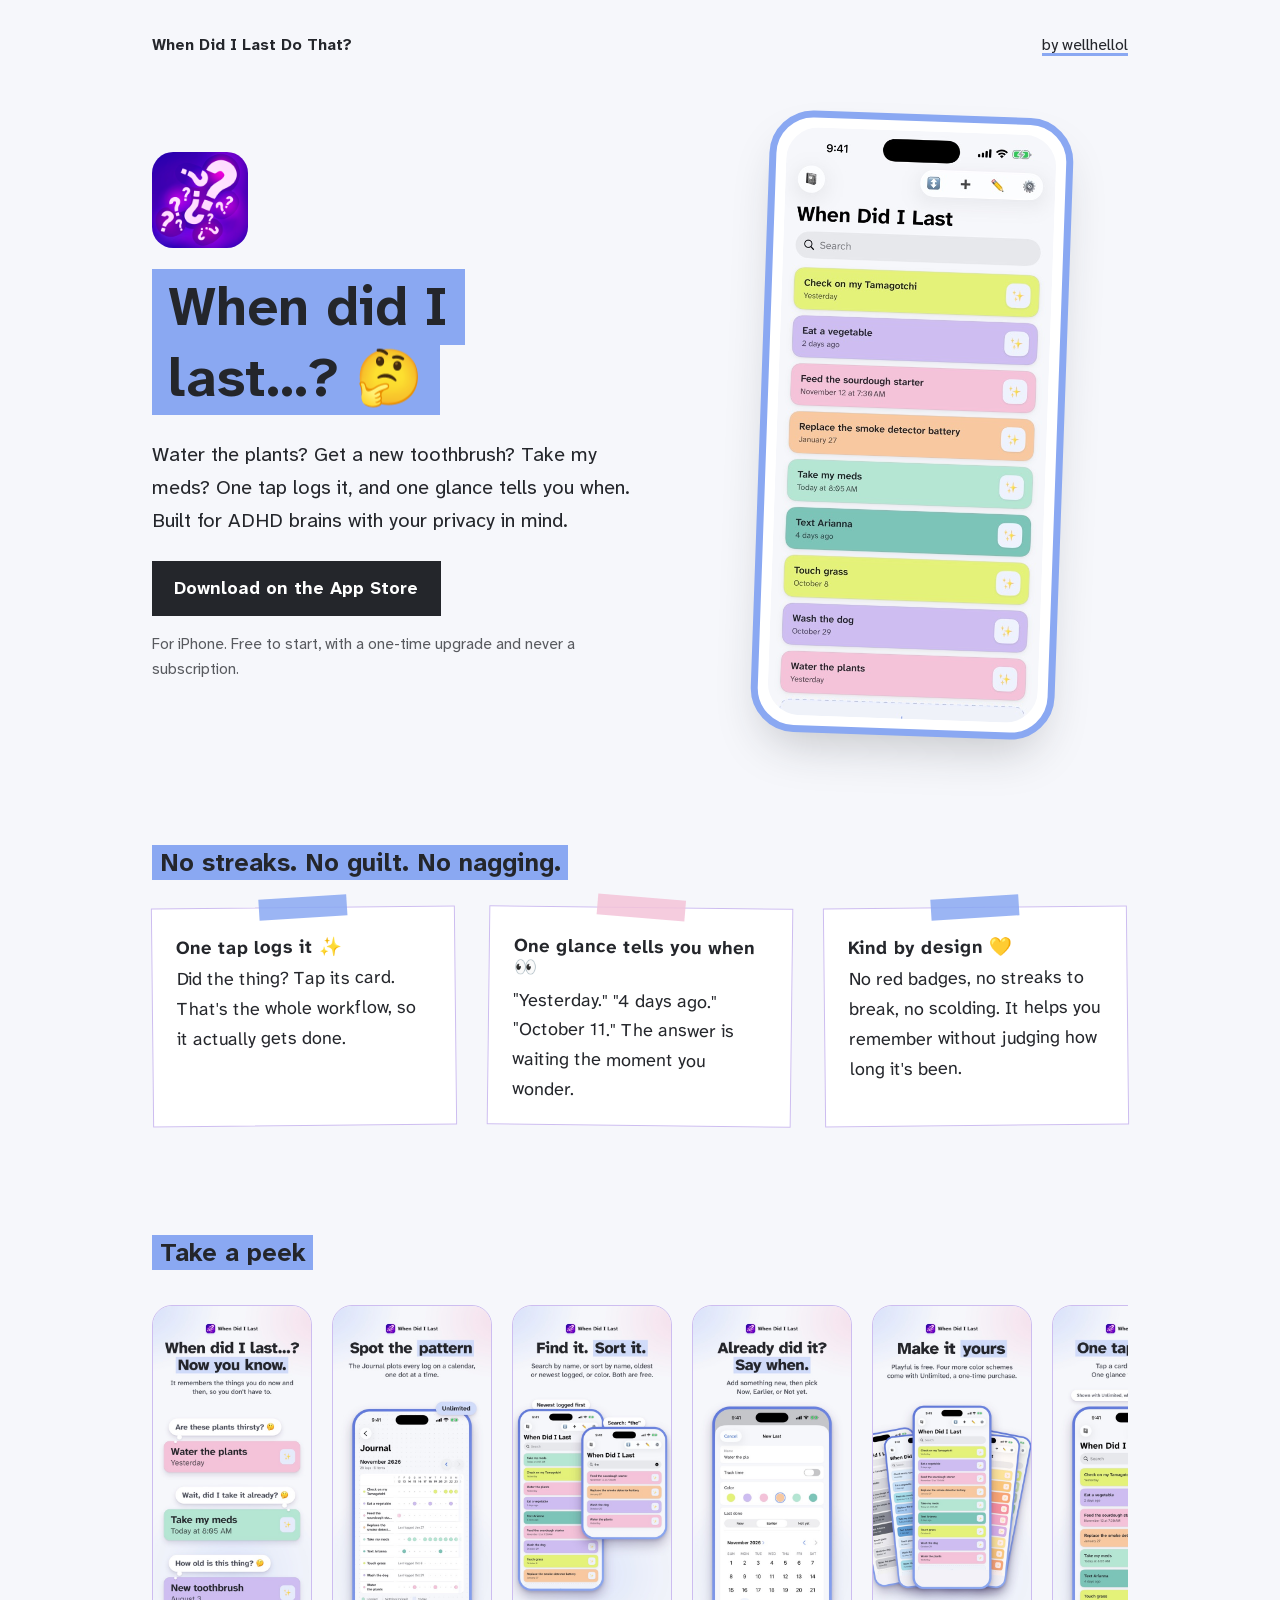
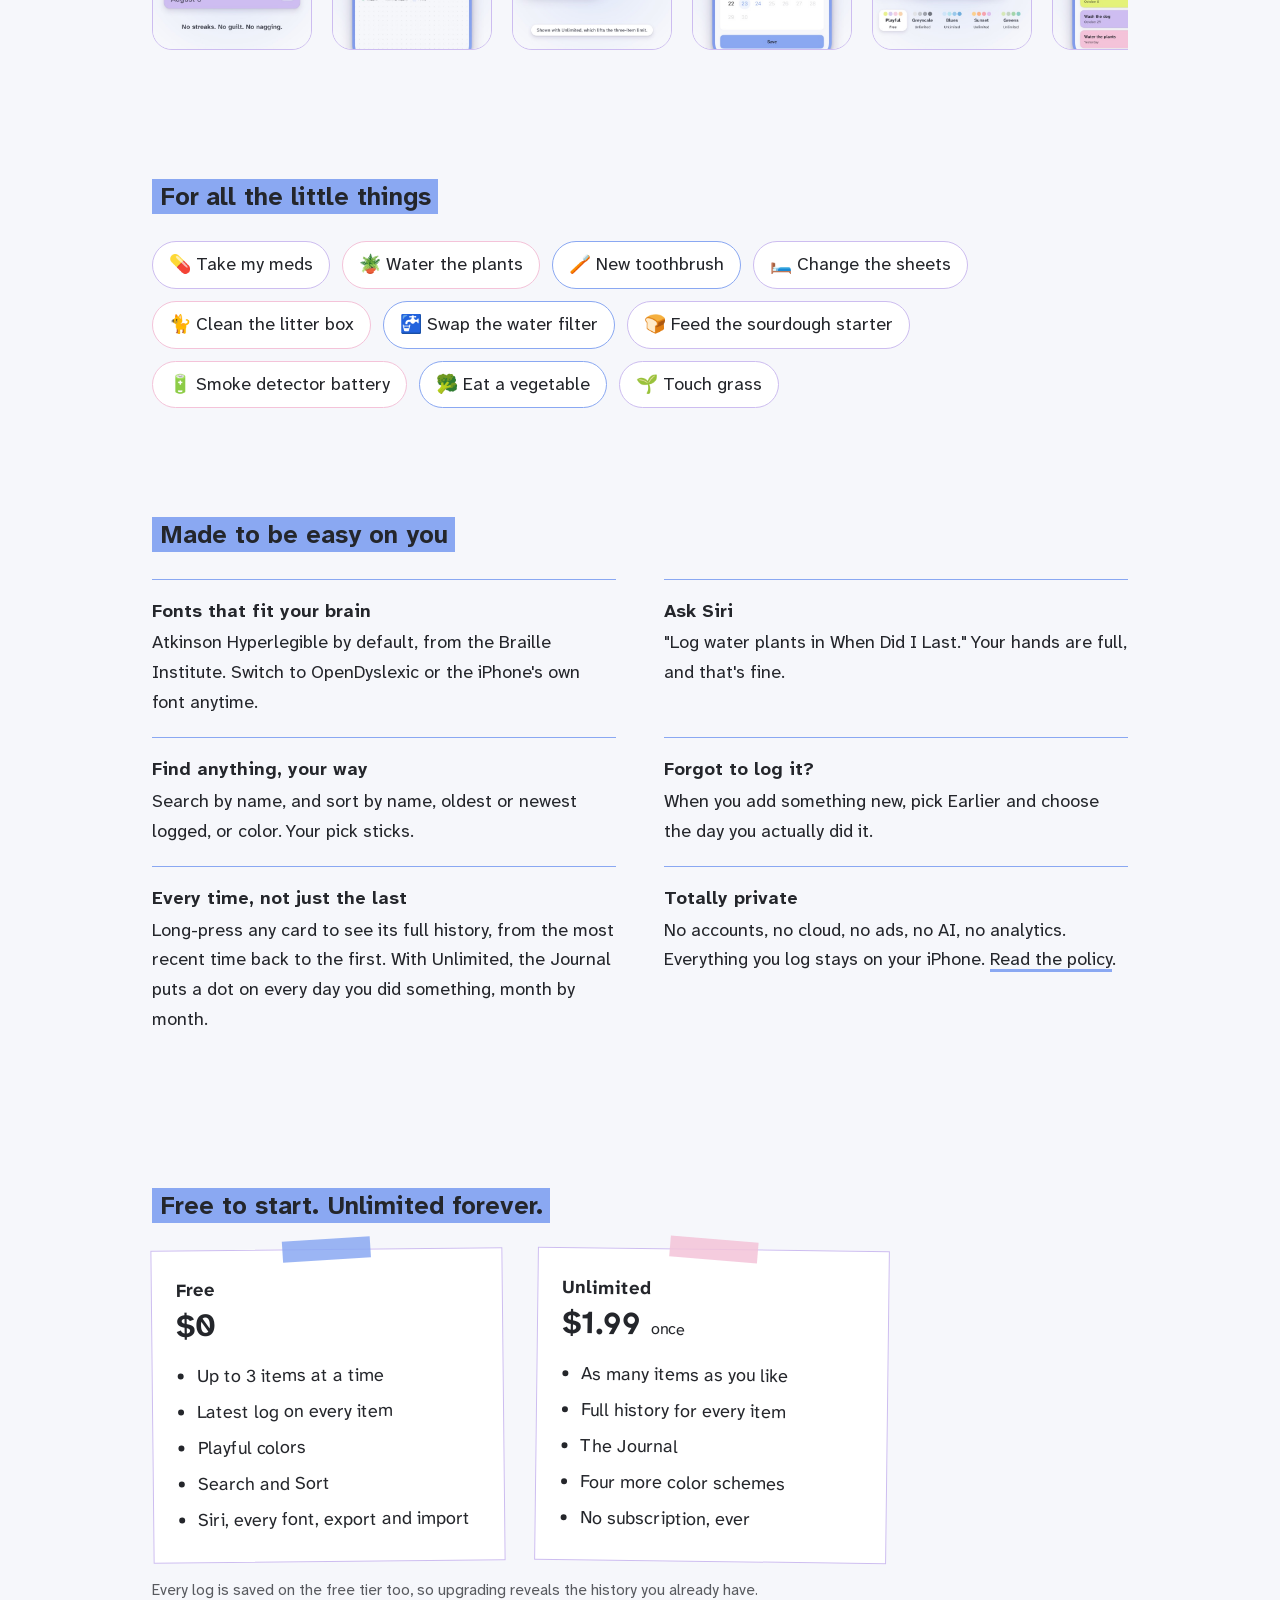
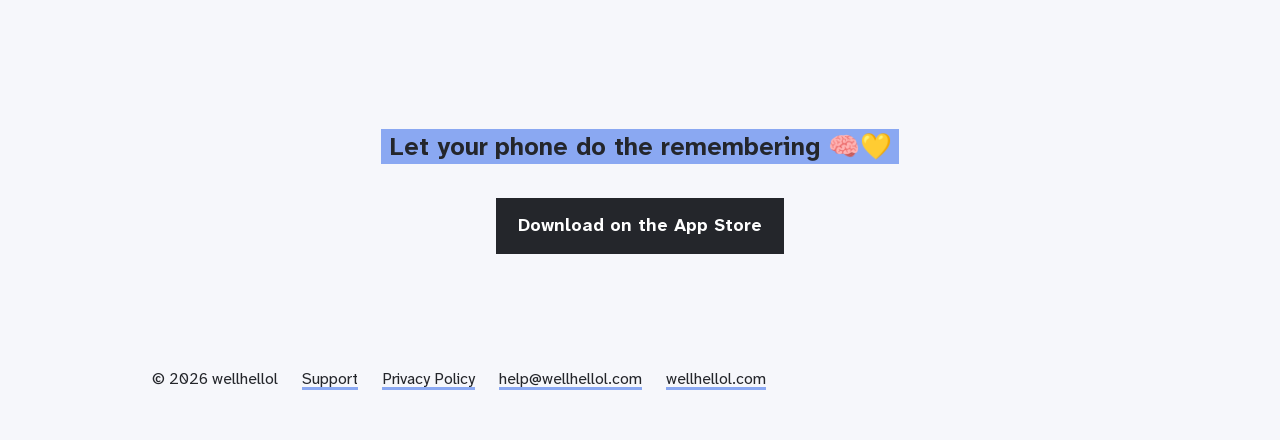
<file: index.html>
<!doctype html>
<html lang="en">
<head>
  <meta charset="utf-8">
  <meta name="viewport" content="width=device-width, initial-scale=1">
  <title>When Did I Last Do That?</title>
  <meta name="description" content="A tiny iPhone app that remembers when you last did something. One tap to log, one glance to check. No accounts, no cloud, no judgment.">
  <meta property="og:title" content="When Did I Last Do That?">
  <meta property="og:description" content="One tap logs it. One glance tells you when. Built for ADHD brains, private by design.">
  <meta property="og:image" content="/img/now-you-know.jpg">
  <link rel="icon" href="/icon.png">
  <link rel="apple-touch-icon" href="/icon.png">
  <link rel="stylesheet" href="/style.css">
</head>
<body>
  <header class="top">
    <a class="name" href="/">When Did I Last Do That?</a>
    <a href="https://wellhellol.com">by wellhellol</a>
  </header>

  <main>
    <section class="hero hero-split">
      <div>
        <img class="app-icon" src="/icon.png" alt="">
        <h1><span class="hl">When did I last...?&nbsp;🤔</span></h1>
        <p class="lede">Water the plants? Get a new toothbrush? Take my meds? One tap logs it, and one glance tells you when. Built for ADHD brains with your privacy in mind.</p>
        <div class="ctas">
          <a class="cta" href="https://apps.apple.com/us/app/when-did-i-last-do-that/id6785609756">Download on the App Store</a>
        </div>
        <p class="fine">For iPhone. Free to start, with a one-time upgrade and never a subscription.</p>
      </div>
      <figure class="phone">
        <img src="/img/dashboard.jpg" width="506" height="1100" alt="The app's main screen: colorful cards like Water the plants, Yesterday, and Take my meds, Today at 8:05 AM, with the Journal, Sort, and Search at the top.">
      </figure>
    </section>

    <section>
      <h2><span class="hl">No streaks. No guilt. No nagging.</span></h2>
      <div class="cards cards-row">
        <article class="card">
          <h3>One tap logs it ✨</h3>
          <p>Did the thing? Tap its card. That's the whole workflow, so it actually gets done.</p>
        </article>
        <article class="card">
          <h3>One glance tells you when 👀</h3>
          <p>"Yesterday." "4 days ago." "October 11." The answer is waiting the moment you wonder.</p>
        </article>
        <article class="card">
          <h3>Kind by design 💛</h3>
          <p>No red badges, no streaks to break, no scolding. It helps you remember without judging how long it's been.</p>
        </article>
      </div>
    </section>

    <section>
      <h2><span class="hl">Take a peek</span></h2>
      <ul class="gallery" aria-label="App screenshots">
        <li><img src="/img/now-you-know.jpg" width="506" height="1100" loading="lazy" alt="When did I last...? Now you know. Three everyday doubts, each answered by a card: Water the plants, Yesterday. Take my meds, Today at 8:05 AM. New toothbrush, August 3."></li>
        <li><img src="/img/journal.jpg" width="506" height="1100" loading="lazy" alt="Spot the pattern. The Journal plots every log on a calendar, one dot at a time. Part of Unlimited."></li>
        <li><img src="/img/search-sort.jpg" width="506" height="1100" loading="lazy" alt="Find it. Sort it. Search by name, or sort by name, oldest or newest logged, or color. Both are free."></li>
        <li><img src="/img/last-done.jpg" width="506" height="1100" loading="lazy" alt="Already did it? Say when. Add something new, then pick Now, Earlier, or Not yet."></li>
        <li><img src="/img/color-schemes.jpg" width="506" height="1100" loading="lazy" alt="Make it yours. Playful is free. Four more color schemes come with Unlimited, a one-time purchase."></li>
        <li><img src="/img/one-tap.jpg" width="506" height="1100" loading="lazy" alt="One tap logs it. Tap a card to log it now. One glance tells you when."></li>
        <li><img src="/img/fonts.jpg" width="506" height="1100" loading="lazy" alt="Read it your way. Pick Atkinson Hyperlegible, System or OpenDyslexic."></li>
        <li><img src="/img/privacy.jpg" width="506" height="1100" loading="lazy" alt="Totally private. No accounts, no cloud, no ads, no AI, no tracking."></li>
      </ul>
    </section>

    <section>
      <h2><span class="hl">For all the little things</span></h2>
      <ul class="chips">
        <li>💊 Take my meds</li>
        <li>🪴 Water the plants</li>
        <li>🪥 New toothbrush</li>
        <li>🛏️ Change the sheets</li>
        <li>🐈 Clean the litter box</li>
        <li>🚰 Swap the water filter</li>
        <li>🍞 Feed the sourdough starter</li>
        <li>🔋 Smoke detector battery</li>
        <li>🥦 Eat a vegetable</li>
        <li>🌱 Touch grass</li>
      </ul>
    </section>

    <section>
      <h2><span class="hl">Made to be easy on you</span></h2>
      <ul class="items">
        <li class="item">
          <h3>Fonts that fit your brain</h3>
          <p>Atkinson Hyperlegible by default, from the Braille Institute. Switch to OpenDyslexic or the iPhone's own font anytime.</p>
        </li>
        <li class="item">
          <h3>Ask Siri</h3>
          <p>"Log water plants in When Did I Last." Your hands are full, and that's fine.</p>
        </li>
        <li class="item">
          <h3>Find anything, your way</h3>
          <p>Search by name, and sort by name, oldest or newest logged, or color. Your pick sticks.</p>
        </li>
        <li class="item">
          <h3>Forgot to log it?</h3>
          <p>When you add something new, pick Earlier and choose the day you actually did it.</p>
        </li>
        <li class="item">
          <h3>Every time, not just the last</h3>
          <p>Long-press any card to see its full history, from the most recent time back to the first. With Unlimited, the Journal puts a dot on every day you did something, month by month.</p>
        </li>
        <li class="item">
          <h3>Totally private</h3>
          <p>No accounts, no cloud, no ads, no AI, no analytics. Everything you log stays on your iPhone. <a href="/privacy/">Read the policy</a>.</p>
        </li>
      </ul>
    </section>

    <section>
      <h2><span class="hl">Free to start. Unlimited forever.</span></h2>
      <div class="cards plans">
        <article class="card">
          <h3>Free</h3>
          <p class="price">$0</p>
          <ul>
            <li>Up to 3 items at a time</li>
            <li>Latest log on every item</li>
            <li>Playful colors</li>
            <li>Search and Sort</li>
            <li>Siri, every font, export and import</li>
          </ul>
        </article>
        <article class="card">
          <h3>Unlimited</h3>
          <p class="price">$1.99 <span>once</span></p>
          <ul>
            <li>As many items as you like</li>
            <li>Full history for every item</li>
            <li>The Journal</li>
            <li>Four more color schemes</li>
            <li>No subscription, ever</li>
          </ul>
        </article>
      </div>
      <p class="fine">Every log is saved on the free tier too, so upgrading reveals the history you already have.</p>
    </section>

    <section class="closer">
      <h2><span class="hl">Let your phone do the remembering 🧠💛</span></h2>
      <a class="cta" href="https://apps.apple.com/us/app/when-did-i-last-do-that/id6785609756">Download on the App Store</a>
    </section>
  </main>

  <footer class="bottom">
    <span>© 2026 wellhellol</span>
    <a href="/support/">Support</a>
    <a href="/privacy/">Privacy Policy</a>
    <a href="mailto:help@wellhellol.com">help@wellhellol.com</a>
    <a href="https://wellhellol.com">wellhellol.com</a>
  </footer>
</body>
</html>
</file>
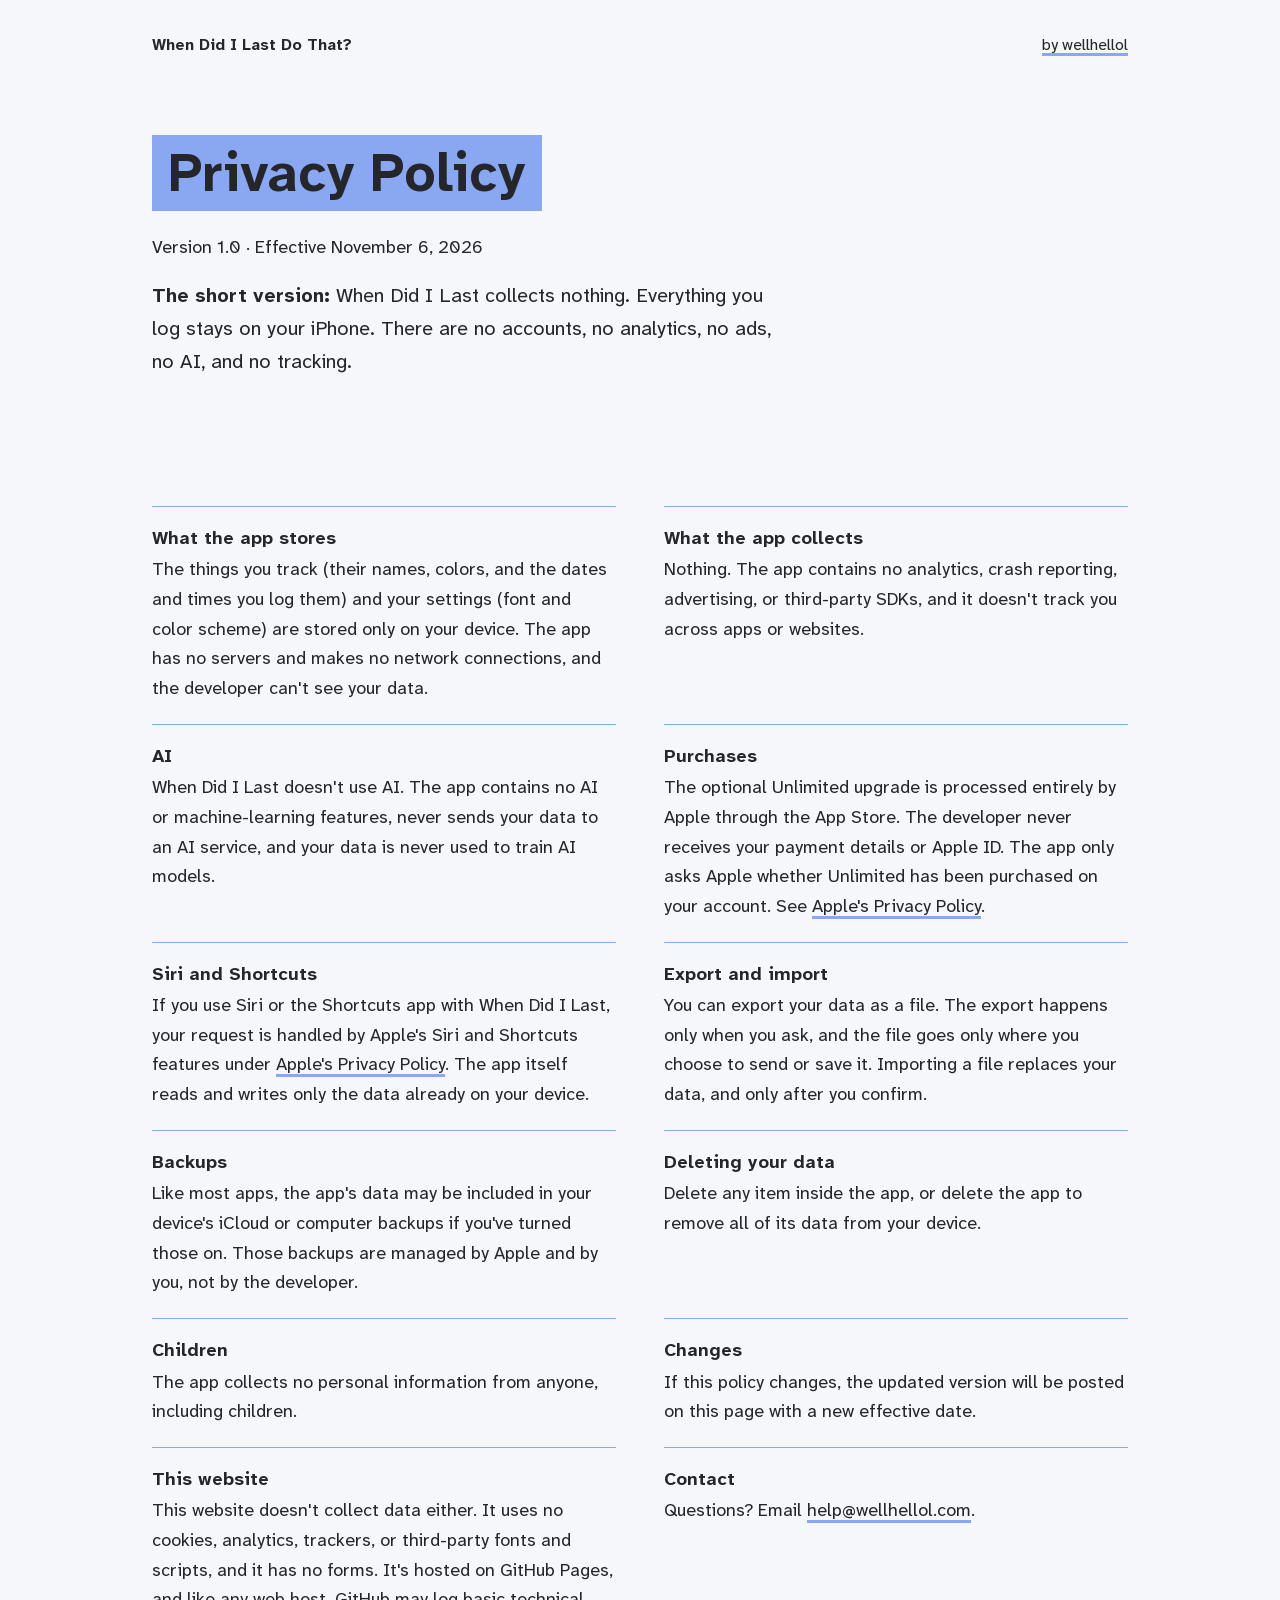
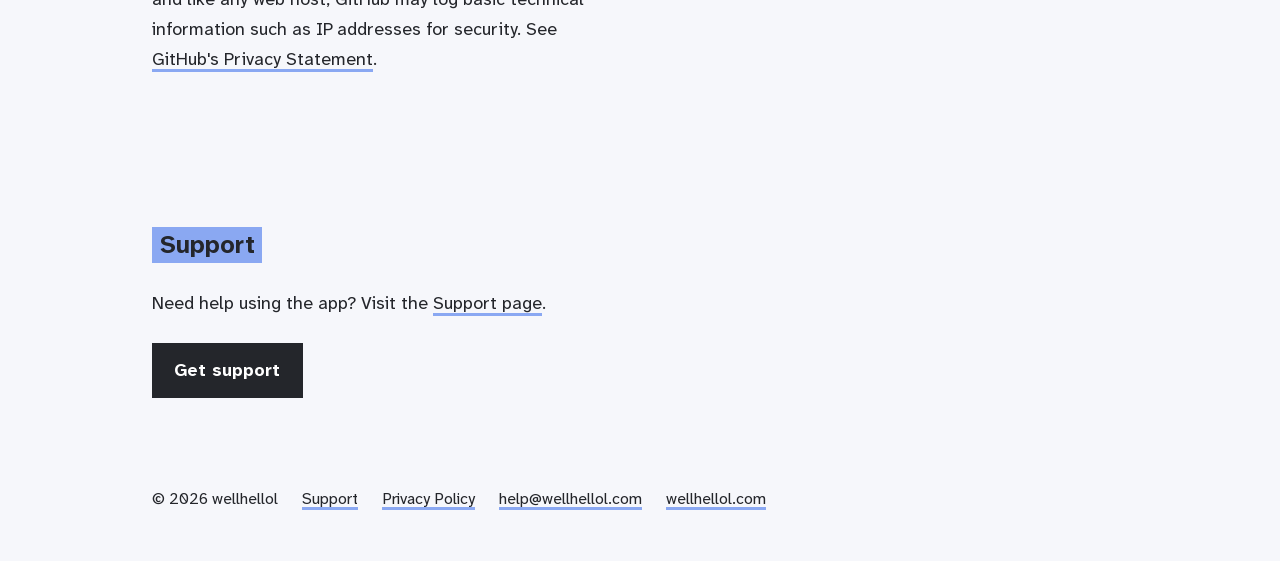
<file: privacy/index.html>
<!doctype html>
<html lang="en">
<head>
  <meta charset="utf-8">
  <meta name="viewport" content="width=device-width, initial-scale=1">
  <title>Privacy Policy · When Did I Last</title>
  <meta name="description" content="Privacy policy for When Did I Last Do That? The app collects no data.">
  <link rel="icon" href="/icon.png">
  <link rel="apple-touch-icon" href="/icon.png">
  <link rel="stylesheet" href="/style.css">
</head>
<body>
  <header class="top">
    <a class="name" href="/">When Did I Last Do That?</a>
    <a href="https://wellhellol.com">by wellhellol</a>
  </header>

  <main>
    <section class="intro">
      <h1><span class="hl">Privacy Policy</span></h1>
      <p>Version 1.0 · Effective November 6, 2026</p>
      <p class="lede"><strong>The short version:</strong> When Did I Last collects nothing. Everything you log stays on your iPhone. There are no accounts, no analytics, no ads, no AI, and no tracking.</p>
    </section>

    <section>
      <ul class="items">
        <li class="item">
          <h3>What the app stores</h3>
          <p>The things you track (their names, colors, and the dates and times you log them) and your settings (font and color scheme) are stored only on your device. The app has no servers and makes no network connections, and the developer can't see your data.</p>
        </li>
        <li class="item">
          <h3>What the app collects</h3>
          <p>Nothing. The app contains no analytics, crash reporting, advertising, or third-party SDKs, and it doesn't track you across apps or websites.</p>
        </li>
        <li class="item">
          <h3>AI</h3>
          <p>When Did I Last doesn't use AI. The app contains no AI or machine-learning features, never sends your data to an AI service, and your data is never used to train AI models.</p>
        </li>
        <li class="item">
          <h3>Purchases</h3>
          <p>The optional Unlimited upgrade is processed entirely by Apple through the App Store. The developer never receives your payment details or Apple ID. The app only asks Apple whether Unlimited has been purchased on your account. See <a href="https://www.apple.com/legal/privacy/">Apple's Privacy Policy</a>.</p>
        </li>
        <li class="item">
          <h3>Siri and Shortcuts</h3>
          <p>If you use Siri or the Shortcuts app with When Did I Last, your request is handled by Apple's Siri and Shortcuts features under <a href="https://www.apple.com/legal/privacy/">Apple's Privacy Policy</a>. The app itself reads and writes only the data already on your device.</p>
        </li>
        <li class="item">
          <h3>Export and import</h3>
          <p>You can export your data as a file. The export happens only when you ask, and the file goes only where you choose to send or save it. Importing a file replaces your data, and only after you confirm.</p>
        </li>
        <li class="item">
          <h3>Backups</h3>
          <p>Like most apps, the app's data may be included in your device's iCloud or computer backups if you've turned those on. Those backups are managed by Apple and by you, not by the developer.</p>
        </li>
        <li class="item">
          <h3>Deleting your data</h3>
          <p>Delete any item inside the app, or delete the app to remove all of its data from your device.</p>
        </li>
        <li class="item">
          <h3>Children</h3>
          <p>The app collects no personal information from anyone, including children.</p>
        </li>
        <li class="item">
          <h3>Changes</h3>
          <p>If this policy changes, the updated version will be posted on this page with a new effective date.</p>
        </li>
        <li class="item">
          <h3>This website</h3>
          <p>This website doesn't collect data either. It uses no cookies, analytics, trackers, or third-party fonts and scripts, and it has no forms. It's hosted on GitHub Pages, and like any web host, GitHub may log basic technical information such as IP addresses for security. See <a href="https://docs.github.com/en/site-policy/privacy-policies/github-general-privacy-statement">GitHub's Privacy Statement</a>.</p>
        </li>
        <li class="item">
          <h3>Contact</h3>
          <p>Questions? Email <a href="mailto:help@wellhellol.com">help@wellhellol.com</a>.</p>
        </li>
      </ul>
    </section>

    <section>
      <h2><span class="hl">Support</span></h2>
      <p class="prose">Need help using the app? Visit the <a href="/support/">Support page</a>.</p>
      <a class="cta" href="/support/">Get support</a>
    </section>
  </main>

  <footer class="bottom">
    <span>© 2026 wellhellol</span>
    <a href="/support/">Support</a>
    <a href="/privacy/">Privacy Policy</a>
    <a href="mailto:help@wellhellol.com">help@wellhellol.com</a>
    <a href="https://wellhellol.com">wellhellol.com</a>
  </footer>
</body>
</html>
</file>
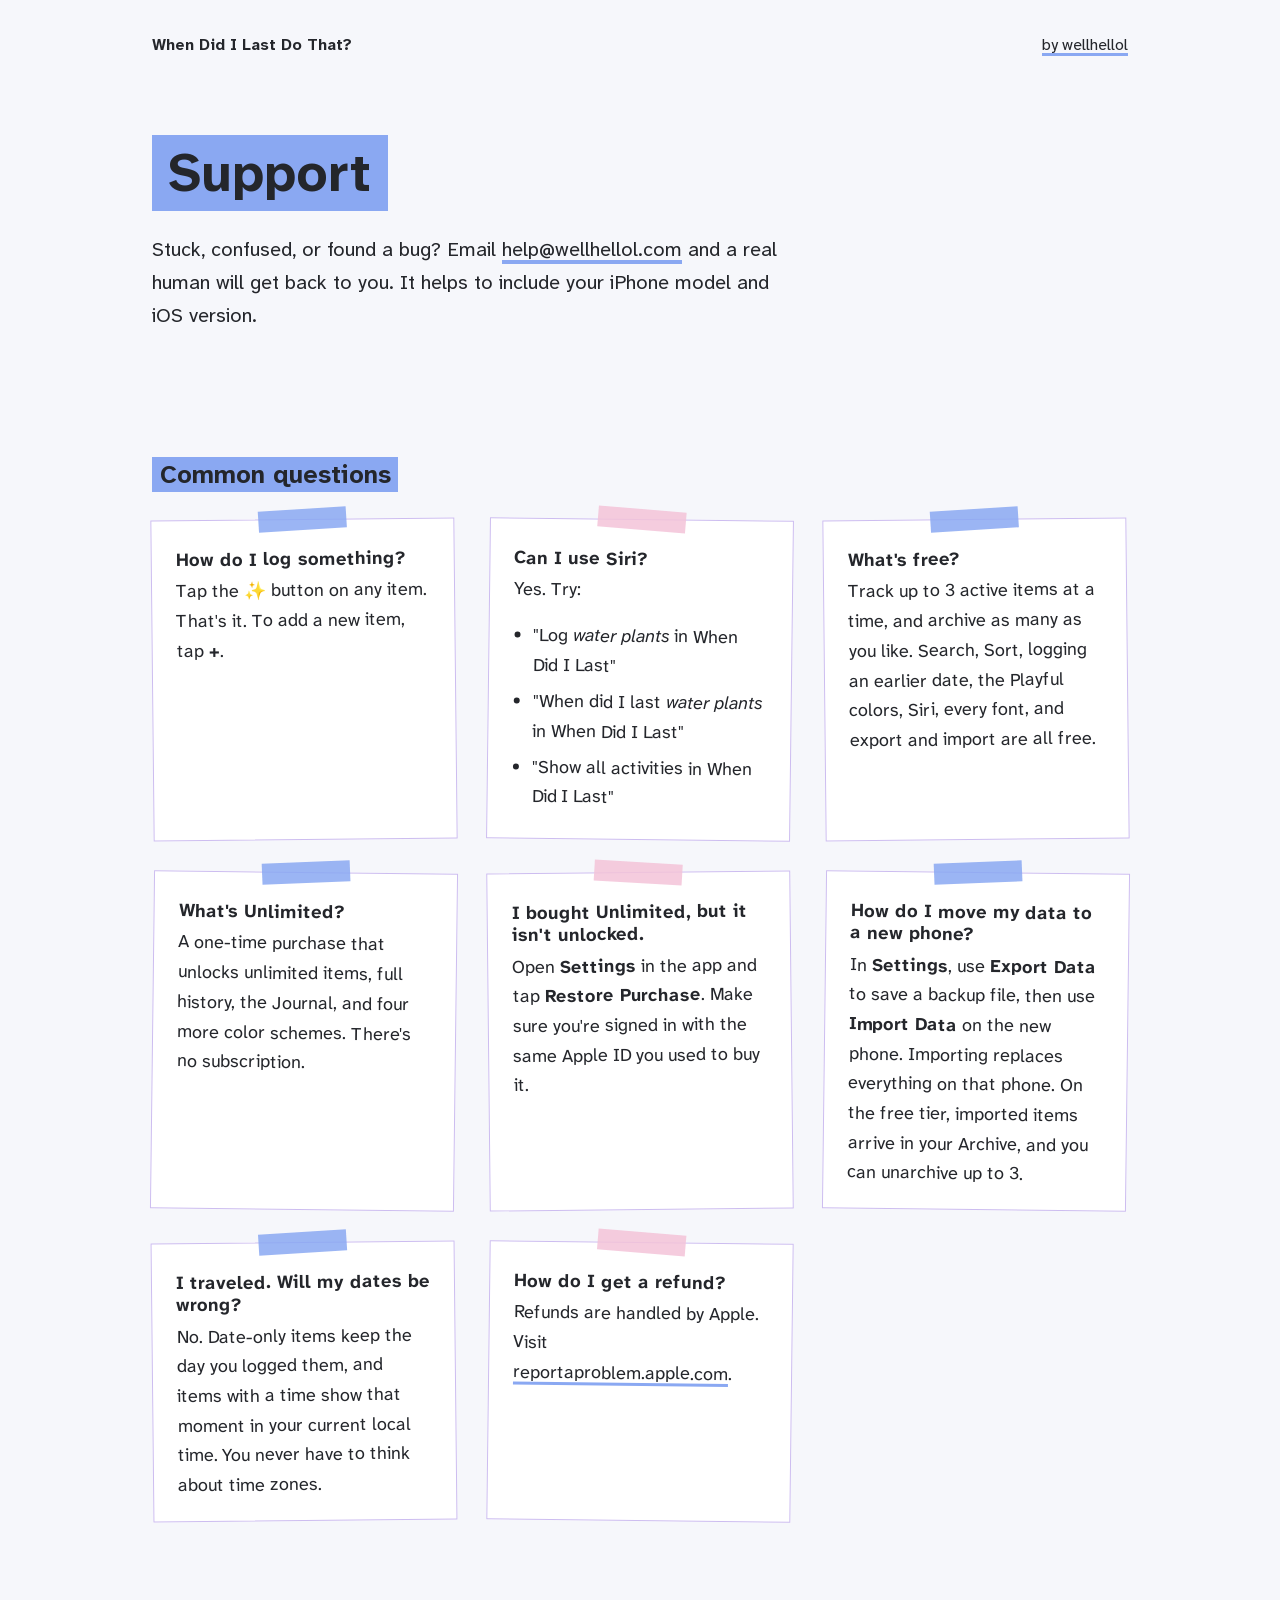
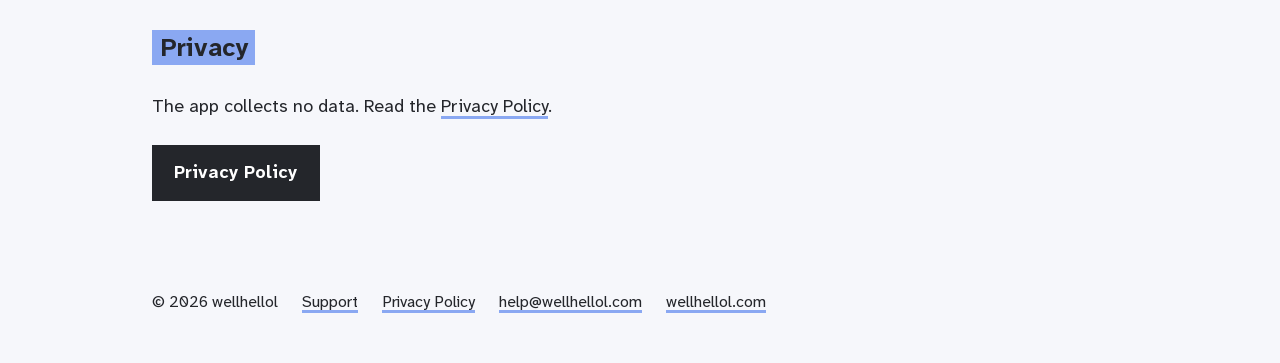
<file: support/index.html>
<!doctype html>
<html lang="en">
<head>
  <meta charset="utf-8">
  <meta name="viewport" content="width=device-width, initial-scale=1">
  <title>Support · When Did I Last</title>
  <meta name="description" content="Help and contact for When Did I Last Do That?">
  <link rel="icon" href="/icon.png">
  <link rel="apple-touch-icon" href="/icon.png">
  <link rel="stylesheet" href="/style.css">
</head>
<body>
  <header class="top">
    <a class="name" href="/">When Did I Last Do That?</a>
    <a href="https://wellhellol.com">by wellhellol</a>
  </header>

  <main>
    <section class="intro">
      <h1><span class="hl">Support</span></h1>
      <p class="lede">Stuck, confused, or found a bug? Email <a href="mailto:help@wellhellol.com">help@wellhellol.com</a> and a real human will get back to you. It helps to include your iPhone model and iOS version.</p>
    </section>

    <section>
      <h2><span class="hl">Common questions</span></h2>
      <div class="cards cards-row">
        <article class="card">
          <h3>How do I log something?</h3>
          <p>Tap the ✨ button on any item. That's it. To add a new item, tap <strong>+</strong>.</p>
        </article>

        <article class="card">
          <h3>Can I use Siri?</h3>
          <p>Yes. Try:</p>
          <ul>
            <li>"Log <em>water plants</em> in When Did I Last"</li>
            <li>"When did I last <em>water plants</em> in When Did I Last"</li>
            <li>"Show all activities in When Did I Last"</li>
          </ul>
        </article>

        <article class="card">
          <h3>What's free?</h3>
          <p>Track up to 3 active items at a time, and archive as many as you like. Search, Sort, logging an earlier date, the Playful colors, Siri, every font, and export and import are all free.</p>
        </article>

        <article class="card">
          <h3>What's Unlimited?</h3>
          <p>A one-time purchase that unlocks unlimited items, full history, the Journal, and four more color schemes. There's no subscription.</p>
        </article>

        <article class="card">
          <h3>I bought Unlimited, but it isn't unlocked.</h3>
          <p>Open <strong>Settings</strong> in the app and tap <strong>Restore Purchase</strong>. Make sure you're signed in with the same Apple ID you used to buy it.</p>
        </article>

        <article class="card">
          <h3>How do I move my data to a new phone?</h3>
          <p>In <strong>Settings</strong>, use <strong>Export Data</strong> to save a backup file, then use <strong>Import Data</strong> on the new phone. Importing replaces everything on that phone. On the free tier, imported items arrive in your Archive, and you can unarchive up to 3.</p>
        </article>

        <article class="card">
          <h3>I traveled. Will my dates be wrong?</h3>
          <p>No. Date-only items keep the day you logged them, and items with a time show that moment in your current local time. You never have to think about time zones.</p>
        </article>

        <article class="card">
          <h3>How do I get a refund?</h3>
          <p>Refunds are handled by Apple. Visit <a href="https://reportaproblem.apple.com">reportaproblem.apple.com</a>.</p>
        </article>
      </div>
    </section>

    <section>
      <h2><span class="hl">Privacy</span></h2>
      <p class="prose">The app collects no data. Read the <a href="/privacy/">Privacy Policy</a>.</p>
      <a class="cta" href="/privacy/">Privacy Policy</a>
    </section>
  </main>

  <footer class="bottom">
    <span>© 2026 wellhellol</span>
    <a href="/support/">Support</a>
    <a href="/privacy/">Privacy Policy</a>
    <a href="mailto:help@wellhellol.com">help@wellhellol.com</a>
    <a href="https://wellhellol.com">wellhellol.com</a>
  </footer>
</body>
</html>
</file>
<file: style.css>
/*
  Layout, type and components follow wellhellol.com.
  Colors come from the When Did I Last app: icon purples and the Pastel scheme.
*/

/* Atkinson Hyperlegible Next, self-hosted variable font (SIL OFL, see /fonts/OFL.txt) */
@font-face {
  font-family: "Atkinson Hyperlegible Next";
  font-style: normal;
  font-weight: 200 800;
  font-display: swap;
  src: url("/fonts/atkinson-hyperlegible-next-latin.woff2") format("woff2");
}

@font-face {
  font-family: "Atkinson Hyperlegible Next";
  font-style: italic;
  font-weight: 200 800;
  font-display: swap;
  src: url("/fonts/atkinson-hyperlegible-next-latin-italic.woff2") format("woff2");
}

:root {
  --board: #f6f7fb;
  --paper: #ffffff;
  --ink: #24262b;
  --line: #8aa8f2;
  --card-edge: #cdbdf0;

  /* Brand P5 Playful at full strength: Periwinkle highlighter and tape, Blush tape, Lavender card edge */
  --hl: #8aa8f2;
  --tape-1: #8aa8f2;
  --tape-2: #f4c3d9;
  --link: #8aa8f2;

  --font: "Atkinson Hyperlegible Next", system-ui, sans-serif;
  --page: 64rem;
}

*,
*::before,
*::after {
  box-sizing: border-box;
}

body {
  margin: 0;
  min-height: 100vh;
  display: flex;
  flex-direction: column;
  background: var(--board);
  color: var(--ink);
  font-family: var(--font);
  font-size: 1.125rem;
  line-height: 1.65;
}

h1,
h2,
h3,
h4 {
  margin: 0;
  line-height: 1.2;
  font-weight: 700;
}

h4,
.card h3,
.item h3 {
  font-size: 1.15rem;
  margin-bottom: 0.4rem;
}

p {
  margin: 0 0 1rem;
}

a {
  color: inherit;
  text-decoration-color: var(--link);
  text-decoration-thickness: 0.18em;
  text-underline-offset: 0.2em;
}

a:focus-visible {
  outline: 3px solid var(--ink);
  outline-offset: 3px;
}

/* Highlighter: a flat marker stroke that wraps line by line */
.hl {
  background: var(--hl);
  color: var(--ink);
  padding: 0.04em 0.3em;
  -webkit-box-decoration-break: clone;
  box-decoration-break: clone;
}

/* Page frame */

/* Body is a flex column so the footer sits at the bottom of short pages */
main {
  flex: 1;
}

.top,
.bottom,
main {
  width: 100%;
  max-width: var(--page);
  margin: 0 auto;
  padding-left: 1.5rem;
  padding-right: 1.5rem;
}

.top {
  display: flex;
  justify-content: space-between;
  gap: 1rem;
  padding-top: 2rem;
  font-size: 1rem;
}

.top .name {
  font-weight: 700;
  text-decoration: none;
}

.bottom {
  display: flex;
  flex-wrap: wrap;
  gap: 0.5rem 1.5rem;
  padding-top: 2rem;
  padding-bottom: 3rem;
  font-size: 1rem;
}

section {
  padding: 3.5rem 0;
}

section > h2 {
  font-size: 1.6rem;
  margin-bottom: 1.75rem;
}

/* Hero */

.hero {
  display: grid;
  grid-template-columns: 1.15fr 1fr;
  gap: 3rem;
  align-items: end;
  padding-top: 5rem;
}

.hero h1,
.intro h1 {
  font-size: clamp(2.25rem, 5vw, 3.4rem);
  line-height: 1.3;
}

.app-icon {
  display: block;
  width: 6rem;
  height: 6rem;
  margin-bottom: 1.5rem;
  border-radius: 22%;
}

.lede {
  font-size: 1.25rem;
}

.ctas {
  display: flex;
  flex-wrap: wrap;
  gap: 0 0.75rem;
}

.cta {
  display: inline-block;
  margin-top: 0.5rem;
  padding: 0.8rem 1.4rem;
  background: var(--ink);
  color: var(--paper);
  font-weight: 700;
  text-decoration: none;
}

.cta:hover {
  background: var(--hl);
  color: var(--ink);
}

/* Inner page intro */

.intro {
  padding-top: 5rem;
}

.intro h1 {
  margin-bottom: 1.5rem;
}

.intro .lede {
  max-width: 40rem;
}

/* Pinboard cards */

.cards {
  display: grid;
  gap: 2rem;
}

.cards-row {
  grid-template-columns: repeat(3, 1fr);
}

.card {
  position: relative;
  background: var(--paper);
  border: 1px solid var(--card-edge);
  padding: 1.75rem 1.5rem 1.25rem;
  transform: rotate(-0.6deg);
}

.card:nth-child(even) {
  transform: rotate(0.7deg);
}

.card p:last-child,
.card ul:last-child {
  margin-bottom: 0;
}

.card ul {
  margin: 0 0 1rem;
  padding-left: 1.25rem;
}

.card li {
  margin-bottom: 0.4rem;
}

/* A strip of tape holding each card up, alternating lavender and pink */
.card::before {
  content: "";
  position: absolute;
  top: -0.7rem;
  left: 50%;
  width: 5.5rem;
  height: 1.3rem;
  background: var(--tape-1);
  opacity: 0.85;
  transform: translateX(-50%) rotate(-3deg);
}

.card:nth-child(3n + 2)::before {
  background: var(--tape-2);
  transform: translateX(-50%) rotate(4deg);
}

/* Ruled two-column list */

.items {
  list-style: none;
  margin: 0 0 1.5rem;
  padding: 0;
  display: grid;
  grid-template-columns: 1fr 1fr;
  gap: 0 3rem;
}

.item {
  padding: 1.25rem 0;
  border-top: 1.5px solid var(--line);
}

.item p:last-child {
  margin-bottom: 0;
}

.prose {
  max-width: 40rem;
}

/* Marketing home */

.hero-split {
  align-items: center;
  padding-top: 3.5rem;
}

.hero-split .lede {
  margin-top: 1.5rem;
}

.fine {
  margin-top: 1rem;
  font-size: 0.95rem;
  opacity: 0.75;
}

/* A phone rim in the brand periwinkle, matching the App Store images */
.phone {
  justify-self: center;
  width: min(100%, 19rem);
  margin: 0;
  padding: 0.6rem;
  background: var(--paper);
  border: 0.45rem solid var(--hl);
  border-radius: 2.75rem;
  transform: rotate(2deg);
  box-shadow: 0 1.5rem 3rem -1rem rgb(36 38 43 / 0.25);
}

.phone img {
  display: block;
  width: 100%;
  height: auto;
  border-radius: 2rem;
}

/* Horizontally scrolling strip of the App Store images */
.gallery {
  list-style: none;
  margin: 0;
  padding: 0.5rem 0 1.25rem;
  display: grid;
  grid-auto-flow: column;
  grid-auto-columns: minmax(10rem, 1fr);
  gap: 1.25rem;
  overflow-x: auto;
  scroll-snap-type: x mandatory;
}

.gallery li {
  scroll-snap-align: start;
}

.gallery img {
  display: block;
  width: 100%;
  height: auto;
  border: 1px solid var(--card-edge);
  border-radius: 1.25rem;
}

.chips {
  list-style: none;
  margin: 0;
  padding: 0;
  display: flex;
  flex-wrap: wrap;
  gap: 0.75rem;
}

.chips li {
  padding: 0.5rem 1rem;
  background: var(--paper);
  border: 1.5px solid var(--card-edge);
  border-radius: 999px;
}

.chips li:nth-child(3n + 2) {
  border-color: var(--tape-2);
}

.chips li:nth-child(3n) {
  border-color: var(--line);
}

.plans {
  grid-template-columns: repeat(2, minmax(0, 22rem));
}

.price {
  font-size: 2rem;
  font-weight: 700;
  line-height: 1.2;
}

.price span {
  font-size: 1rem;
  font-weight: 400;
}

.closer {
  text-align: center;
  padding-bottom: 5rem;
}

@media (max-width: 800px) {
  .hero,
  .cards-row,
  .items,
  .plans {
    grid-template-columns: 1fr;
  }

  .gallery {
    grid-auto-columns: 70%;
  }
}

@media (max-width: 600px) {
  .top,
  .bottom,
  main {
    padding-left: 1rem;
    padding-right: 1rem;
  }

  .top {
    flex-direction: column;
    gap: 0.25rem;
  }
}
</file>
